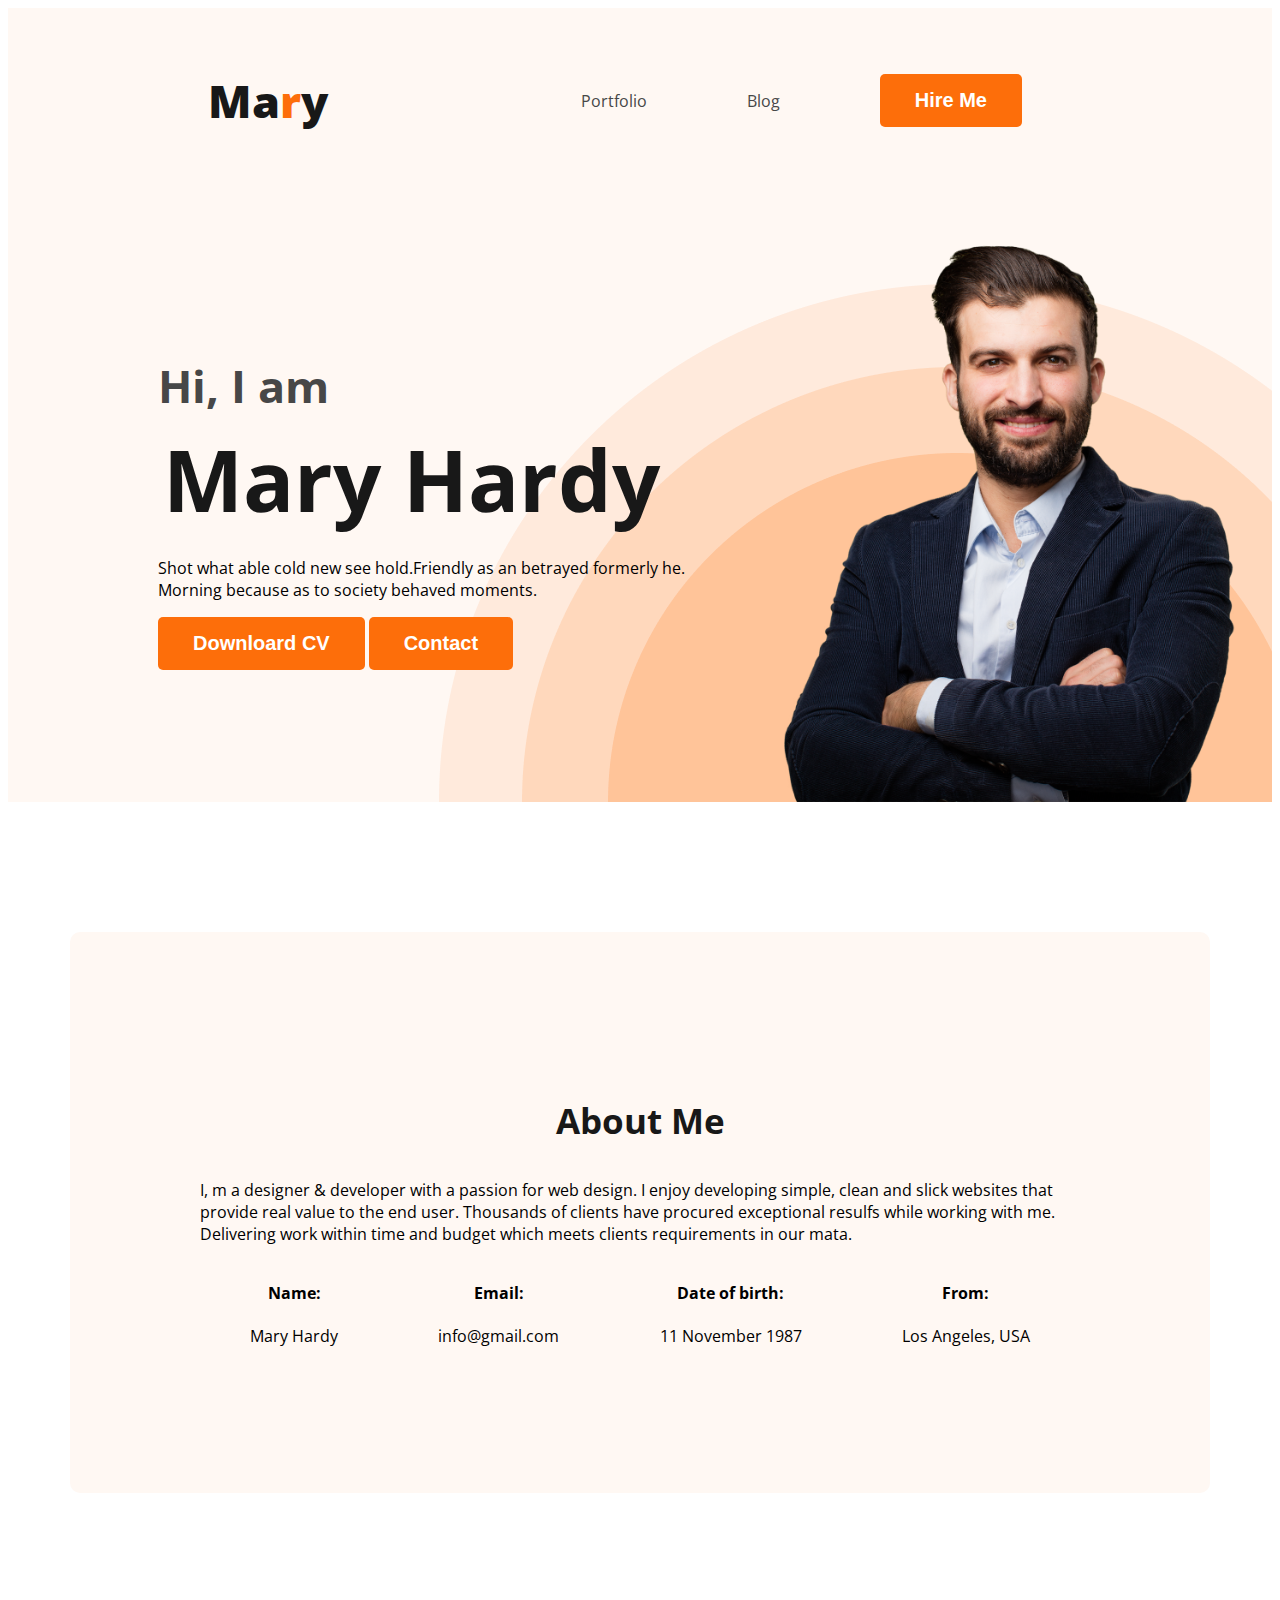
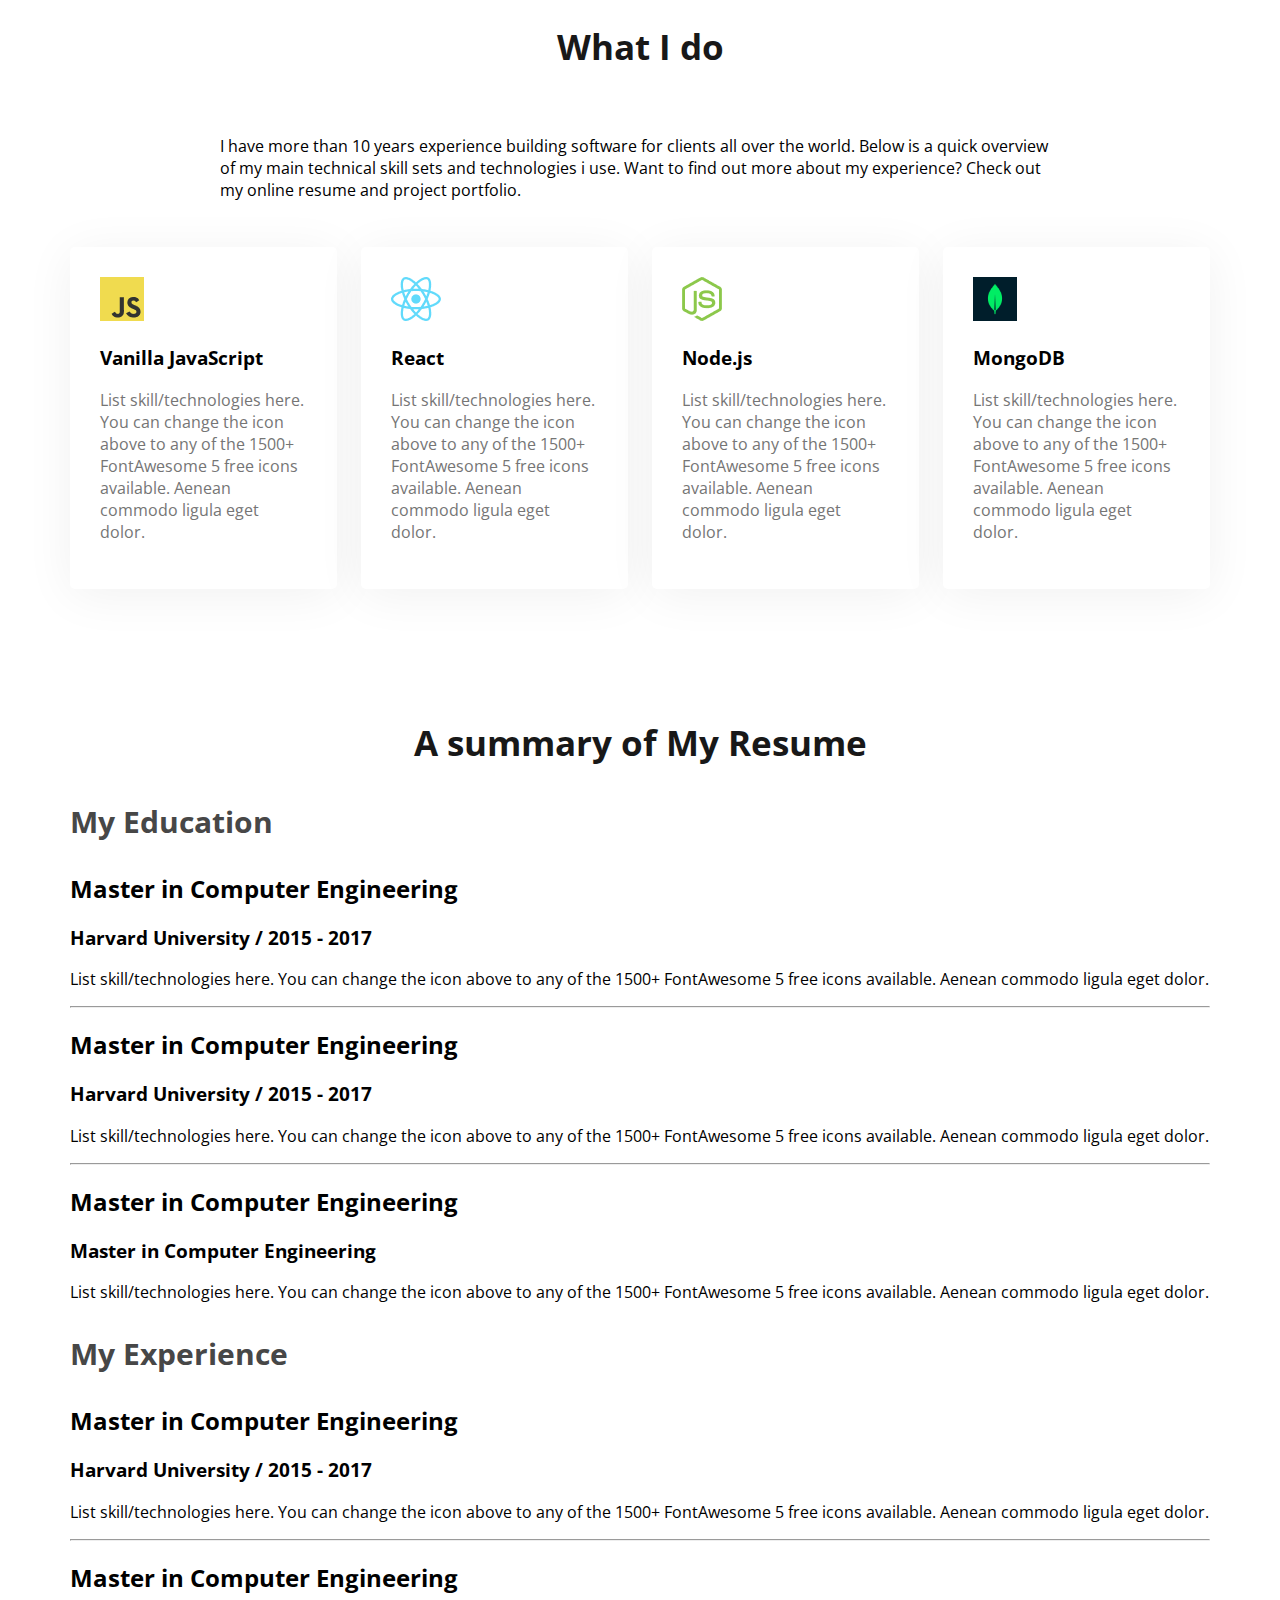
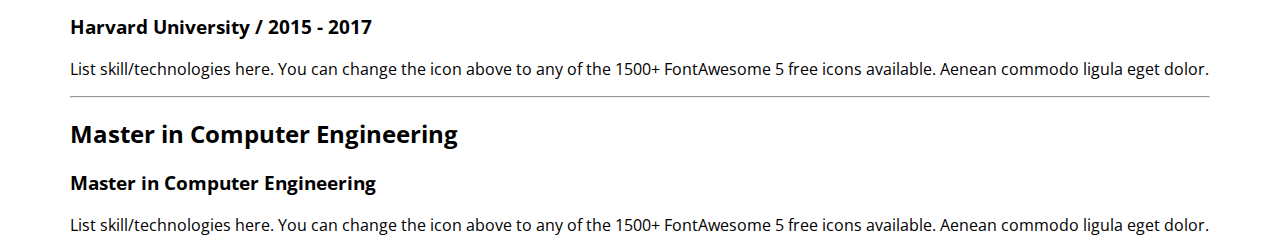
<file: index2..html>
<!DOCTYPE html>
<html lang="en">
<head>
    <meta charset="UTF-8">
    <meta name="viewport" content="width=device-width, initial-scale=1.0">
    <title>Web Developer Portfolio</title>

    <link rel="preconnect" href="https://fonts.googleapis.com">
<link rel="preconnect" href="https://fonts.gstatic.com" crossorigin>
<link href="https://fonts.googleapis.com/css2?family=Open+Sans:wght@400;800&display=swap" rel="stylesheet">

    <link rel="stylesheet" href="style/portfoli2.css">
</head>
<body>
    <header class="header">
        <nav>
            <h3 class="nav-title">Ma<span class="text-primary">r</span>y</h3>
            <ul>
                <li><a href="">Portfolio</a></li>
                <li><a href="">Blog</a></li>
                <li><button class="btn-primary">Hire Me</button></li>
            </ul>
        </nav>
    <div class="banner">

        <div class="banner-content"> 
            <h3 class="banner-greting"> Hi, I  am</h3>
        <h1 class="banner-title"> Mary Hardy</h1>
        <p> Shot what able cold new see hold.Friendly as an betrayed formerly he. Morning because as to society behaved moments.</p>
        <button class="btn-primary">Downloard CV</button>
        <button class="btn-primary">Contact</button>
        </div>
        <img class="profile-pic" src="images/hardy.png" alt="">
    </div>
    </header>

    <footer>
<main>
<section class="about">
    <h3 class="section-title"> About Me</h3>
   <p class="setion-description">
    I, m a designer & developer with a passion for web design. I enjoy developing simple, clean and slick websites that provide real value to the end user. Thousands of clients have procured exceptional resulfs while working with me. Delivering work within time and budget which meets clients requirements in our mata.
   </p>
<div class="about-info-container">
    <!-- .about-info*4>h4.info-title+p.info-description -->
    <div class="about-info">
        <h4 class="info-title">Name:
            </h4>
        <p class="info-description"> Mary Hardy </p>
    </div>
    <div class="about-info">
        <h4 class="info-title"> Email:
            </h4>
        <p class="info-description"> info@gmail.com</p>
    </div>
    <div class="about-info">
        <h4 class="info-title"> Date of birth:
            </h4>
        <p class="info-description"> 11 November 1987</p>
    </div>
    <div class="about-info">
        <h4 class="info-title"> From:
            </h4>
        <p class="info-description"> Los Angeles, USA</p>
    </div>




</div>

</section>
<!-- what I do for section start -->
<section>

    <h3 class="section-title"> What I do</h3>
    <p id="what-i-do-description" class="section-descrip">I have more than 10 years experience building software for clients all over the world. Below is a quick overview of my main technical skill sets and technologies i use. Want to find out more about my experience? Check out my online resume and project portfolio.</p>

    <div class="skills-container">
        <!-- skill*4>img+h3.skill-title+p.skill-description -->
        <div class="skill">
            <img src="images/icons/js.png" alt="">
            <h3 class="skill-title"> Vanilla JavaScript</h3>
            <p class="skill-description"> List skill/technologies here. You can change the icon above to any of the 1500+ FontAwesome 5 free icons available. Aenean commodo ligula eget dolor.</p>
        </div>
        <div class="skill">
            <img src="images/icons/react.png" alt="">
            <h3 class="skill-title">React</h3>
            <p class="skill-description"> List skill/technologies here. You can change the icon above to any of the 1500+ FontAwesome 5 free icons available. Aenean commodo ligula eget dolor.</p>
        </div>
        <div class="skill">
            <img src="images/icons/nodejs.png" alt="">
            <h3 class="skill-title">Node.js</h3>
            <p class="skill-description"> List skill/technologies here. You can change the icon above to any of the 1500+ FontAwesome 5 free icons available. Aenean commodo ligula eget dolor.</p>
        </div>
        <div class="skill">
            <img src="images/icons/mongo.png" alt="">
            <h3 class="skill-title">MongoDB</h3>
            <p class="skill-description"> List skill/technologies here. You can change the icon above to any of the 1500+ FontAwesome 5 free icons available. Aenean commodo ligula eget dolor.</p>
        </div>



    </div>
</section>
<!-- Resume section -->
<section>
    <h3 class="section-title">A summary of My Resume</h3>

    <!-- .resume-column*2>h3.resume-column-title -->
    <div class="resume-column">
        <h3 class="resume-column-title">My Education</h3>
    </div>

    <!-- Resume item -->

    <div class="resume-item">
<h2 class="resume-item-title"> Master in Computer Engineering</h2>
<h3 class="resume-item-institute">Harvard University / 2015 - 2017</h3>
<p class="resume-item-description">List skill/technologies here. You can change the icon above 
    to any of the 1500+ FontAwesome 5 free icons available. Aenean commodo ligula eget dolor.</p>

<hr>
    </div>
    <div class="resume-item">
<h2 class="resume-item-title"> Master in Computer Engineering</h2>
<h3 class="resume-item-institute">Harvard University / 2015 - 2017</h3>
<p class="resume-item-description">List skill/technologies here. You can change the icon above 
    to any of the 1500+ FontAwesome 5 free icons available. Aenean commodo ligula eget dolor.</p>

    </div>

    <hr>

    <div class="resume-item">
<h2 class="resume-item-title"> Master in Computer Engineering</h2>
<h3 class="resume-item-institute">Master in Computer Engineering</h3>
<p class="resume-item-description">List skill/technologies here. You can change the icon above 
    to any of the 1500+ FontAwesome 5 free icons available. Aenean commodo ligula eget dolor.</p>

    </div>

    <div class="resume-column">
        <h3 class="resume-column-title">My Experience</h3> 

        <div class="resume-item">
            <h2 class="resume-item-title"> Master in Computer Engineering</h2>
            <h3 class="resume-item-institute">Harvard University / 2015 - 2017</h3>
            <p class="resume-item-description">List skill/technologies here. You can change the icon above 
                to any of the 1500+ FontAwesome 5 free icons available. Aenean commodo ligula eget dolor.</p>
            
            <hr>
                </div>
                <div class="resume-item">
            <h2 class="resume-item-title"> Master in Computer Engineering</h2>
            <h3 class="resume-item-institute">Harvard University / 2015 - 2017</h3>
            <p class="resume-item-description">List skill/technologies here. You can change the icon above 
                to any of the 1500+ FontAwesome 5 free icons available. Aenean commodo ligula eget dolor.</p>
            
                </div>
            
                <hr>
            
                <div class="resume-item">
            <h2 class="resume-item-title"> Master in Computer Engineering</h2>
            <h3 class="resume-item-institute">Master in Computer Engineering</h3>
            <p class="resume-item-description">List skill/technologies here. You can change the icon above 
                to any of the 1500+ FontAwesome 5 free icons available. Aenean commodo ligula eget dolor.</p>
            
                </div>
        
        
    </div>
  

</section>
</main>


    </footer>
    
</body>
</html>
</file>
<file: style/portfoli2.css>
/* common shared style */
body {
    font-family: 'Open Sans', sans-serif;
}

.text-primary {
    color: #FD6E0A;
}

.btn-primary {
    border-radius: 5px;
    background: #FD6E0A;
    border: 0;
    color: white;
    font-size: 20px;
    font-weight: 700;
    padding: 15px 35px;

}

.section-title {

    color: #181818;
    text-align: center;
    font-size: 35px;
    font-weight: 700;

}

.section-description {
    color: #181818;
    text-align: center;
    font-size: 35px;
    font-weight: 700;
}

/* nav related style */
nav {

    display: flex;
    justify-content: space-between;
    align-items: center;
    margin: 0 200px;
}


.nav-title {

    color: #181818;
    font-size: 45px;
    font-weight: 800;

}

nav ul {
    display: flex;
    align-items: center;
}

nav li {
    list-style: none;
    margin: 50px;

}

nav a {
    text-decoration: none;
    color: #474747;

}

/* header related style */

.header {
    background-color: #FFF8F3;
    background-image: url("../images/header_bg.png");
    background-repeat: no-repeat;
    background-position: bottom right;
}

.banner {
    padding: 30px 30px 0px 150px;
    display: flex;
    align-items: center;
}

.banner .profile-pic {
    width: 500px;
}

.banner-greting {
    font-size: 45px;
    color: #474747;
    margin: 0px;
}

.banner-title {
    font-size: 85px;
    font-weight: 700px;
    margin: 5px;
    color: #181818;
    margin-bottom: 20px;

}

/* main section styles*/
main {
    max-width: 1140px;
    margin: 0 auto;
}
main section {
    margin-top: 130px;
}

/* about section styles */
.about {
    padding: 130px;
    border-radius: 10px;
    background: #FFF8F3;
    margin: 130px 0px;
}

.about-info-container {
    display: flex;
    justify-content: space-around;
}

.about-info {

    text-align: center;
}

#what-i-do-description {
    padding: 30px 150px;
}

/* skill related style */
.skills-container {
    display: flex;
    gap: 24px;

}

.skill {
    padding: 30px;
    border-radius: 5px;
    background: #FFF;
    box-shadow: 0px 6px 50px 0px rgba(0, 0, 0, 0.06);


}

.skill-description {
    color:#757575;
}

/* Resume Section Style */
.resume-column-title{
    color:#474747;
font-size: 30px;
font-weight: 700;
}
</file>
